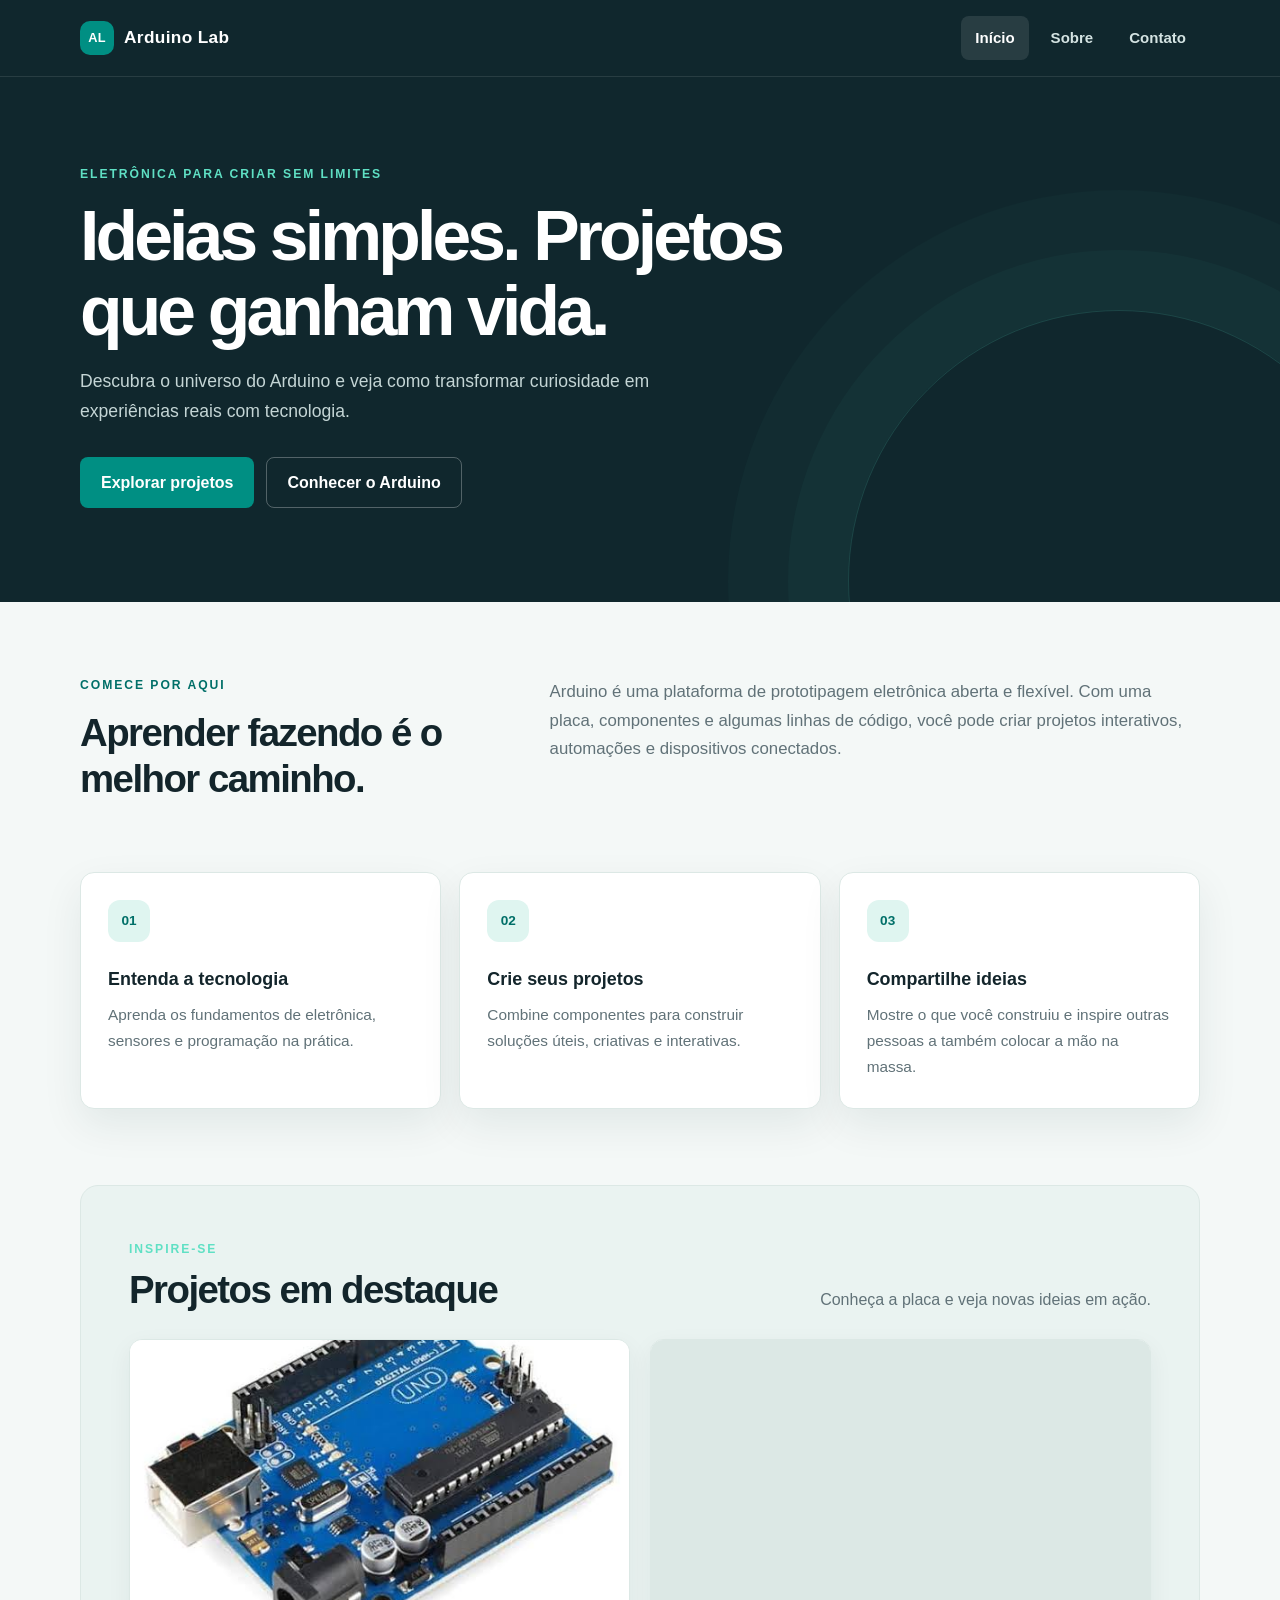
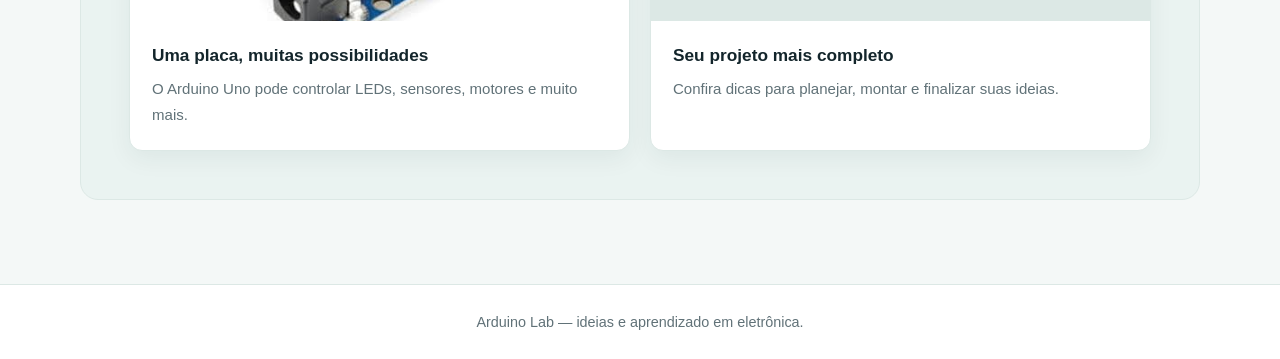
<file: index.html>
<!DOCTYPE html>
<html lang="pt-br">
<head>
    <meta charset="UTF-8">
    <meta name="viewport" content="width=device-width, initial-scale=1.0">
    <meta name="description" content="Conheça o Arduino, explore projetos de eletrônica e veja ideias para começar a criar.">
    <title>Arduino Lab | Eletrônica e projetos</title>
    <link rel="stylesheet" href="style.css">
</head>
<body>
    <header class="site-header">
        <nav class="menu" aria-label="Navegação principal">
            <div class="menu-inner">
                <a class="brand" href="index.html" aria-label="Arduino Lab, página inicial">
                    <span class="brand-mark" aria-hidden="true">AL</span>
                    Arduino Lab
                </a>
                <ul>
                    <li><a href="index.html" aria-current="page">Início</a></li>
                    <li><a href="sobre.html">Sobre</a></li>
                    <li><a href="contato.html">Contato</a></li>
                </ul>
            </div>
        </nav>
        <div class="hero">
            <div class="hero-content">
                <span class="eyebrow">Eletrônica para criar sem limites</span>
                <h1>Ideias simples. Projetos que ganham vida.</h1>
                <p class="hero-copy">
                    Descubra o universo do Arduino e veja como transformar curiosidade
                    em experiências reais com tecnologia.
                </p>
                <div class="hero-actions">
                    <a class="button" href="#projetos">Explorar projetos</a>
                    <a class="button button-secondary" href="sobre.html">Conhecer o Arduino</a>
                </div>
            </div>
        </div>
    </header>

    <main class="container">
        <section class="intro">
            <div>
                <span class="eyebrow eyebrow-dark">Comece por aqui</span>
                <h2>Aprender fazendo é o melhor caminho.</h2>
            </div>
            <p class="intro-copy">
                Arduino é uma plataforma de prototipagem eletrônica aberta e flexível.
                Com uma placa, componentes e algumas linhas de código, você pode criar
                projetos interativos, automações e dispositivos conectados.
            </p>
        </section>

        <section class="cards" aria-label="Vantagens de aprender Arduino">
            <article class="card">
                <span class="card-number" aria-hidden="true">01</span>
                <h3>Entenda a tecnologia</h3>
                <p>Aprenda os fundamentos de eletrônica, sensores e programação na prática.</p>
            </article>
            <article class="card">
                <span class="card-number" aria-hidden="true">02</span>
                <h3>Crie seus projetos</h3>
                <p>Combine componentes para construir soluções úteis, criativas e interativas.</p>
            </article>
            <article class="card">
                <span class="card-number" aria-hidden="true">03</span>
                <h3>Compartilhe ideias</h3>
                <p>Mostre o que você construiu e inspire outras pessoas a também colocar a mão na massa.</p>
            </article>
        </section>

        <section class="media-section" id="projetos">
            <div class="section-heading">
                <div>
                    <span class="eyebrow">Inspire-se</span>
                    <h2 class="section-title">Projetos em destaque</h2>
                </div>
                <p>Conheça a placa e veja novas ideias em ação.</p>
            </div>
            <div class="media-grid">
                <article class="media-card">
                    <img
                        src="img/arduino.jpg"
                        alt="Placa Arduino usada em projetos de eletrônica"
                        class="media-image"
                        loading="lazy"
                    >
                    <div class="media-caption">
                        <h3>Uma placa, muitas possibilidades</h3>
                        <p>O Arduino Uno pode controlar LEDs, sensores, motores e muito mais.</p>
                    </div>
                </article>

                <article class="media-card">
                    <iframe
                        class="media-video"
                        src="https://www.youtube-nocookie.com/embed/h6nZfD8tOe4"
                        title="Vídeo com dicas para completar projetos Arduino"
                        loading="lazy"
                        referrerpolicy="strict-origin-when-cross-origin"
                        allow="accelerometer; autoplay; clipboard-write; encrypted-media; gyroscope; picture-in-picture"
                        allowfullscreen
                    ></iframe>
                    <div class="media-caption">
                        <h3>Seu projeto mais completo</h3>
                        <p>Confira dicas para planejar, montar e finalizar suas ideias.</p>
                    </div>
                </article>
            </div>
        </section>
    </main>

    <footer class="site-footer">
        <p>Arduino Lab — ideias e aprendizado em eletrônica.</p>
    </footer>
</body>
</html>
</file>
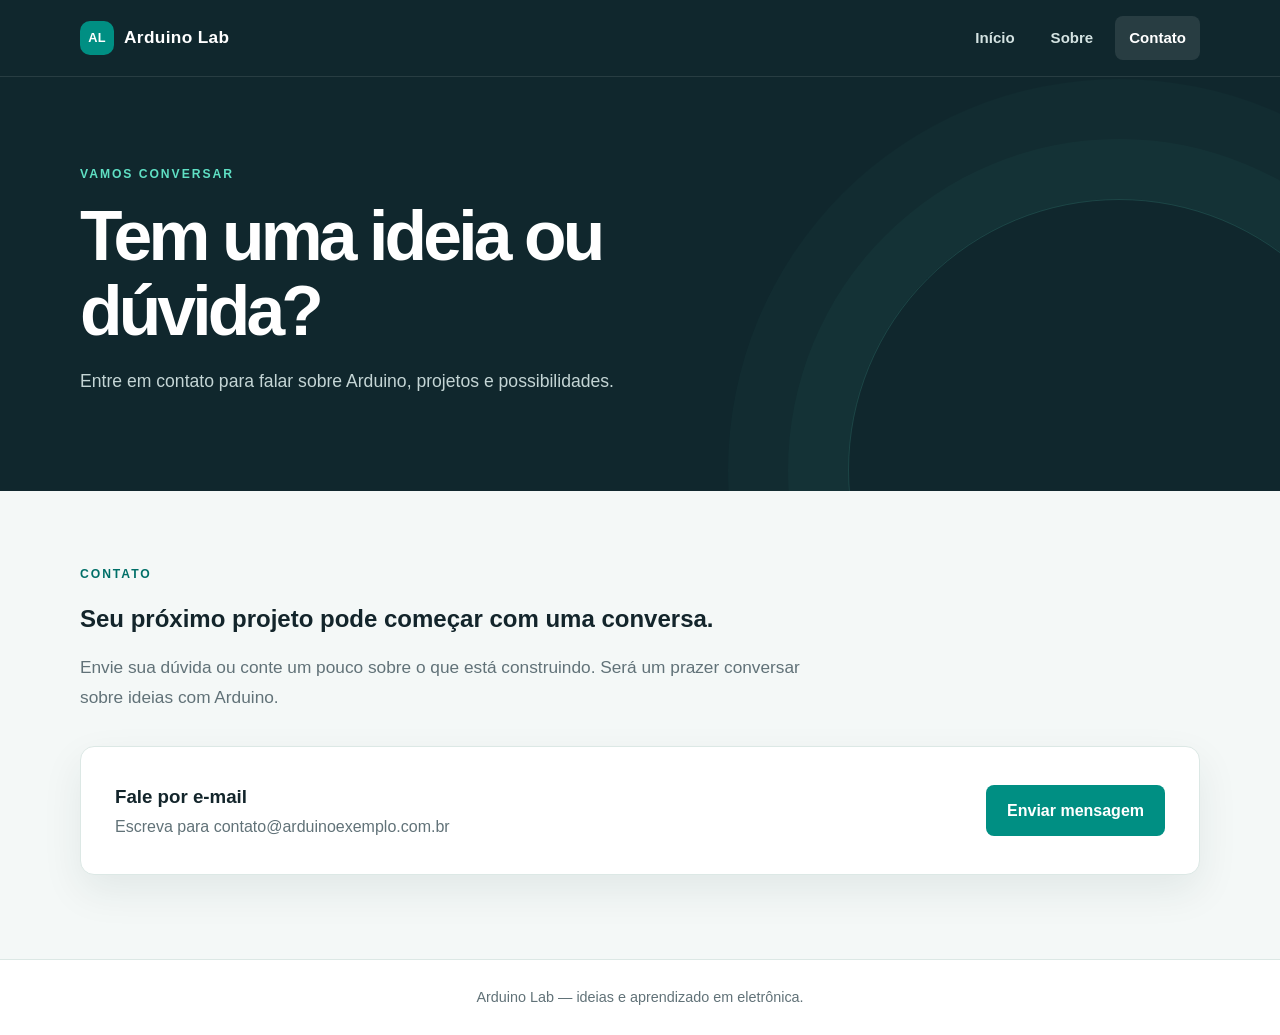
<file: contato.html>
<!DOCTYPE html>
<html lang="pt-br">
<head>
    <meta charset="UTF-8">
    <meta name="viewport" content="width=device-width, initial-scale=1.0">
    <meta name="description" content="Entre em contato com o Arduino Lab para conversar sobre projetos e ideias.">
    <title>Contato | Arduino Lab</title>
    <link rel="stylesheet" href="style.css">
</head>
<body>
    <header class="site-header">
        <nav class="menu" aria-label="Navegação principal">
            <div class="menu-inner">
                <a class="brand" href="index.html" aria-label="Arduino Lab, página inicial">
                    <span class="brand-mark" aria-hidden="true">AL</span>
                    Arduino Lab
                </a>
                <ul>
                    <li><a href="index.html">Início</a></li>
                    <li><a href="sobre.html">Sobre</a></li>
                    <li><a href="contato.html" aria-current="page">Contato</a></li>
                </ul>
            </div>
        </nav>
        <div class="hero">
            <div class="hero-content">
                <span class="eyebrow">Vamos conversar</span>
                <h1>Tem uma ideia ou dúvida?</h1>
                <p class="hero-copy">Entre em contato para falar sobre Arduino, projetos e possibilidades.</p>
            </div>
        </div>
    </header>

    <main class="container">
        <section class="page-intro">
            <span class="eyebrow eyebrow-dark">Contato</span>
            <h2>Seu próximo projeto pode começar com uma conversa.</h2>
            <p>
                Envie sua dúvida ou conte um pouco sobre o que está construindo.
                Será um prazer conversar sobre ideias com Arduino.
            </p>
        </section>

        <section class="contact-panel">
            <div>
                <h3>Fale por e-mail</h3>
                <p>Escreva para contato@arduinoexemplo.com.br</p>
            </div>
            <a class="button" href="mailto:contato@arduinoexemplo.com.br">Enviar mensagem</a>
        </section>
    </main>

    <footer class="site-footer">
        <p>Arduino Lab — ideias e aprendizado em eletrônica.</p>
    </footer>
</body>
</html>
</file>
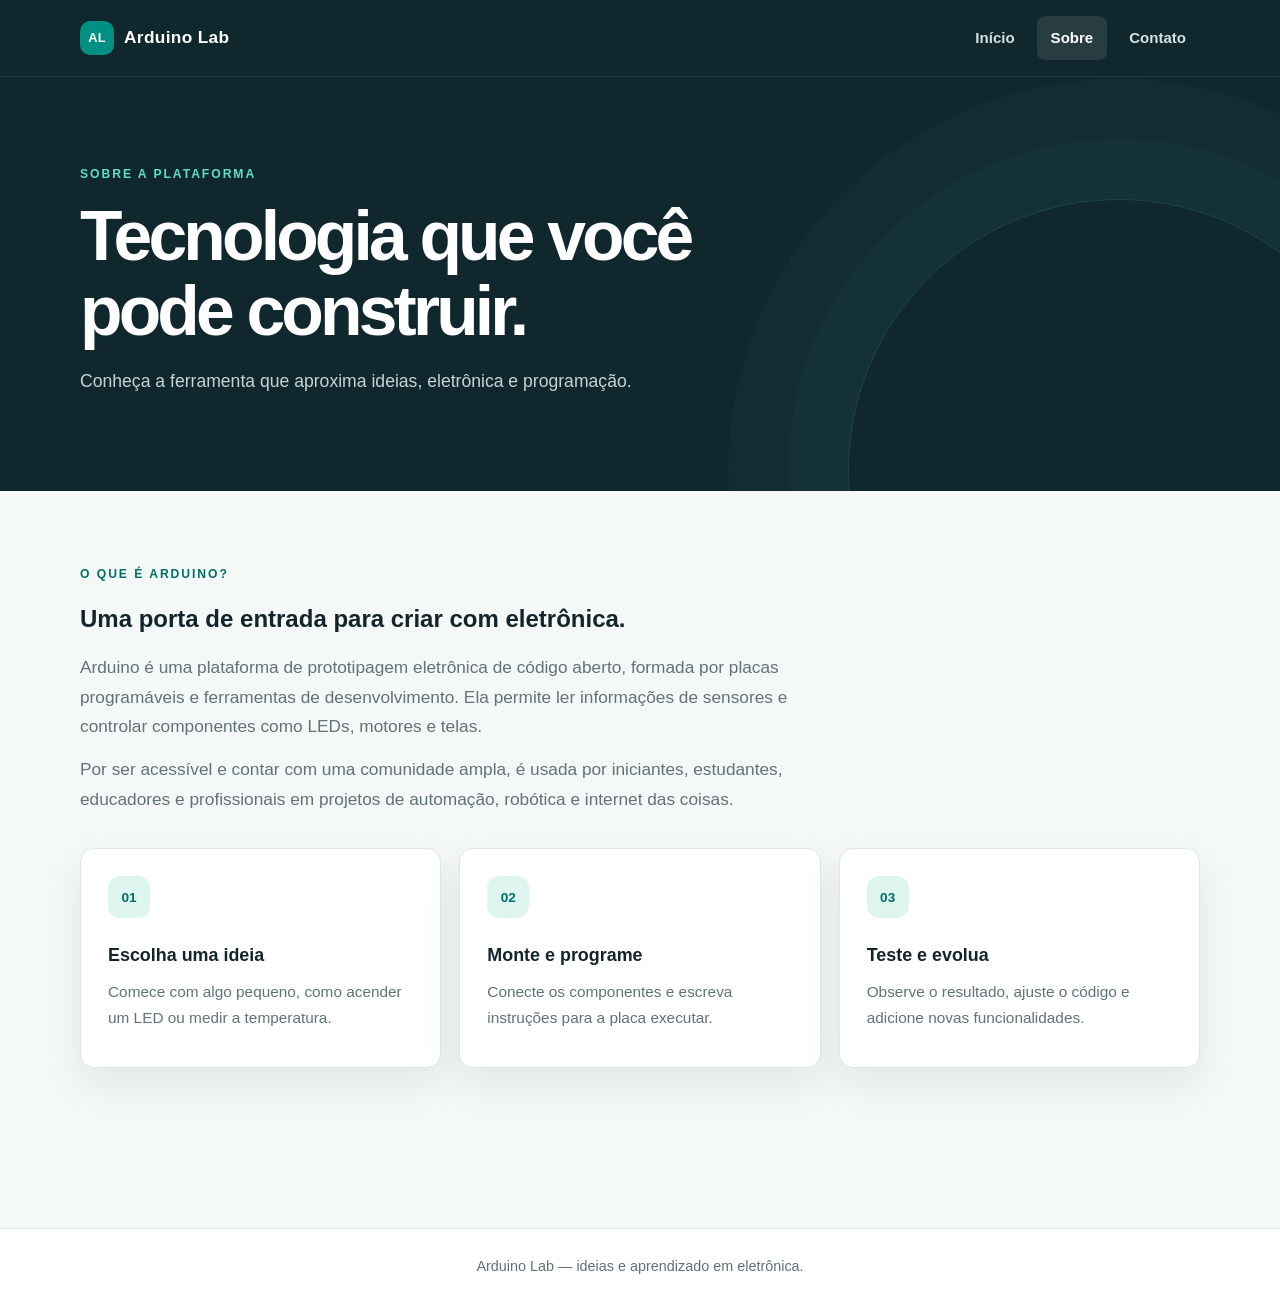
<file: sobre.html>
<!DOCTYPE html>
<html lang="pt-br">
<head>
    <meta charset="UTF-8">
    <meta name="viewport" content="width=device-width, initial-scale=1.0">
    <meta name="description" content="Saiba o que é Arduino e como começar a criar projetos de eletrônica.">
    <title>Sobre | Arduino Lab</title>
    <link rel="stylesheet" href="style.css">
</head>
<body>
    <header class="site-header">
        <nav class="menu" aria-label="Navegação principal">
            <div class="menu-inner">
                <a class="brand" href="index.html" aria-label="Arduino Lab, página inicial">
                    <span class="brand-mark" aria-hidden="true">AL</span>
                    Arduino Lab
                </a>
                <ul>
                    <li><a href="index.html">Início</a></li>
                    <li><a href="sobre.html" aria-current="page">Sobre</a></li>
                    <li><a href="contato.html">Contato</a></li>
                </ul>
            </div>
        </nav>
        <div class="hero">
            <div class="hero-content">
                <span class="eyebrow">Sobre a plataforma</span>
                <h1>Tecnologia que você pode construir.</h1>
                <p class="hero-copy">Conheça a ferramenta que aproxima ideias, eletrônica e programação.</p>
            </div>
        </div>
    </header>

    <main class="container">
        <section class="page-intro">
            <span class="eyebrow eyebrow-dark">O que é Arduino?</span>
            <h2>Uma porta de entrada para criar com eletrônica.</h2>
            <p>
                Arduino é uma plataforma de prototipagem eletrônica de código aberto,
                formada por placas programáveis e ferramentas de desenvolvimento.
                Ela permite ler informações de sensores e controlar componentes como
                LEDs, motores e telas.
            </p>
            <p>
                Por ser acessível e contar com uma comunidade ampla, é usada por
                iniciantes, estudantes, educadores e profissionais em projetos de
                automação, robótica e internet das coisas.
            </p>
        </section>

        <section class="cards" aria-label="Como começar com Arduino">
            <article class="card">
                <span class="card-number" aria-hidden="true">01</span>
                <h3>Escolha uma ideia</h3>
                <p>Comece com algo pequeno, como acender um LED ou medir a temperatura.</p>
            </article>
            <article class="card">
                <span class="card-number" aria-hidden="true">02</span>
                <h3>Monte e programe</h3>
                <p>Conecte os componentes e escreva instruções para a placa executar.</p>
            </article>
            <article class="card">
                <span class="card-number" aria-hidden="true">03</span>
                <h3>Teste e evolua</h3>
                <p>Observe o resultado, ajuste o código e adicione novas funcionalidades.</p>
            </article>
        </section>
    </main>

    <footer class="site-footer">
        <p>Arduino Lab — ideias e aprendizado em eletrônica.</p>
    </footer>
</body>
</html>
</file>
<file: style.css>
:root {
    color-scheme: light;
    --color-ink: #13252b;
    --color-muted: #617278;
    --color-brand: #008f83;
    --color-brand-dark: #006f68;
    --color-brand-light: #dff5f0;
    --color-surface: #ffffff;
    --color-background: #f4f8f7;
    --color-border: #dce8e5;
    --shadow-card: 0 16px 40px rgba(19, 51, 55, 0.08);
}

* {
    box-sizing: border-box;
    margin: 0;
    padding: 0;
}

html {
    scroll-behavior: smooth;
}

body {
    min-width: 320px;
    background: var(--color-background);
    color: var(--color-ink);
    font-family: Arial, Helvetica, sans-serif;
    line-height: 1.7;
}

a {
    color: inherit;
}

.site-header {
    position: relative;
    overflow: hidden;
    background: #10272d;
    color: #fff;
}

.site-header::after {
    position: absolute;
    right: -110px;
    bottom: -250px;
    width: 540px;
    height: 540px;
    border: 1px solid rgba(90, 220, 195, 0.17);
    border-radius: 50%;
    box-shadow: 0 0 0 60px rgba(90, 220, 195, 0.035), 0 0 0 120px rgba(90, 220, 195, 0.025);
    content: "";
    pointer-events: none;
}

.menu {
    position: relative;
    z-index: 1;
    border-bottom: 1px solid rgba(255, 255, 255, 0.1);
}

.menu-inner {
    display: flex;
    width: min(1120px, calc(100% - 40px));
    min-height: 76px;
    margin: 0 auto;
    align-items: center;
    justify-content: space-between;
    gap: 24px;
}

.brand {
    display: inline-flex;
    align-items: center;
    gap: 10px;
    color: #fff;
    font-size: 1.08rem;
    font-weight: 800;
    letter-spacing: 0.02em;
    text-decoration: none;
}

.brand-mark {
    display: grid;
    width: 34px;
    height: 34px;
    place-items: center;
    border-radius: 10px;
    background: var(--color-brand);
    color: #fff;
    font-size: 0.8rem;
}

.menu ul {
    display: flex;
    align-items: center;
    gap: 8px;
    list-style: none;
}

.menu a:not(.brand) {
    display: inline-block;
    padding: 9px 14px;
    border-radius: 8px;
    color: #d4e3e2;
    font-size: 0.94rem;
    font-weight: 600;
    text-decoration: none;
    transition: background-color 160ms ease, color 160ms ease;
}

.menu a:not(.brand):hover,
.menu a[aria-current="page"] {
    background: rgba(255, 255, 255, 0.1);
    color: #fff;
}

.menu a:focus-visible,
.button:focus-visible,
.text-link:focus-visible {
    outline: 3px solid #8ef0db;
    outline-offset: 3px;
}

.hero {
    position: relative;
    z-index: 1;
    width: min(1120px, calc(100% - 40px));
    margin: 0 auto;
    padding: 82px 0 94px;
}

.hero-content {
    max-width: 720px;
}

.eyebrow {
    display: inline-block;
    margin-bottom: 14px;
    color: #5fe0c4;
    font-size: 0.76rem;
    font-weight: 800;
    letter-spacing: 0.16em;
    text-transform: uppercase;
}

.eyebrow-dark {
    color: var(--color-brand-dark);
}

.hero h1 {
    max-width: 760px;
    margin-bottom: 18px;
    font-size: clamp(2.5rem, 6vw, 4.35rem);
    letter-spacing: -0.055em;
    line-height: 1.08;
}

.hero-copy {
    max-width: 610px;
    color: #c4d5d5;
    font-size: 1.1rem;
}

.hero-actions {
    display: flex;
    flex-wrap: wrap;
    gap: 12px;
    margin-top: 30px;
}

.button {
    display: inline-flex;
    min-height: 48px;
    padding: 11px 20px;
    align-items: center;
    justify-content: center;
    border: 1px solid transparent;
    border-radius: 8px;
    background: var(--color-brand);
    color: #fff;
    font-weight: 700;
    text-decoration: none;
    transition: background-color 160ms ease, transform 160ms ease;
}

.button:hover {
    transform: translateY(-1px);
    background: #00a493;
}

.button-secondary {
    border-color: rgba(255, 255, 255, 0.28);
    background: transparent;
    color: #fff;
}

.button-secondary:hover {
    background: rgba(255, 255, 255, 0.1);
}

.container {
    width: min(1120px, calc(100% - 40px));
    margin: 0 auto;
    padding: 68px 0 84px;
}

.intro {
    display: grid;
    grid-template-columns: minmax(0, 0.8fr) minmax(0, 1.2fr);
    gap: 36px;
    align-items: start;
    margin-bottom: 70px;
}

.intro h2,
.section-heading h2 {
    font-size: clamp(1.8rem, 3vw, 2.45rem);
    letter-spacing: -0.04em;
    line-height: 1.2;
}

.intro p,
.section-heading p {
    color: var(--color-muted);
}

.intro-copy {
    padding-top: 8px;
    font-size: 1.05rem;
}

.cards {
    display: grid;
    grid-template-columns: repeat(3, minmax(0, 1fr));
    gap: 18px;
    margin-bottom: 76px;
}

.card {
    min-height: 220px;
    padding: 27px;
    border: 1px solid var(--color-border);
    border-radius: 14px;
    background: var(--color-surface);
    box-shadow: var(--shadow-card);
}

.card-number {
    display: grid;
    width: 42px;
    height: 42px;
    margin-bottom: 22px;
    place-items: center;
    border-radius: 12px;
    background: var(--color-brand-light);
    color: var(--color-brand-dark);
    font-size: 0.85rem;
    font-weight: 800;
}

.card h3 {
    margin-bottom: 8px;
    font-size: 1.12rem;
}

.card p {
    color: var(--color-muted);
    font-size: 0.96rem;
}

.media-section {
    padding: 48px;
    border: 1px solid var(--color-border);
    border-radius: 18px;
    background: #eaf3f1;
}

.section-heading {
    display: flex;
    margin-bottom: 26px;
    align-items: end;
    justify-content: space-between;
    gap: 20px;
}

.section-heading .eyebrow {
    margin-bottom: 8px;
}

.media-grid {
    display: grid;
    grid-template-columns: repeat(2, minmax(0, 1fr));
    gap: 20px;
}

.media-card {
    overflow: hidden;
    border: 1px solid var(--color-border);
    border-radius: 13px;
    background: var(--color-surface);
    box-shadow: 0 8px 24px rgba(19, 51, 55, 0.06);
}

.media-frame,
.media-image,
.media-video {
    display: block;
    width: 100%;
    aspect-ratio: 16 / 9;
    border: 0;
    background: #dce8e5;
    object-fit: cover;
}

.media-caption {
    padding: 20px 22px 22px;
}

.media-caption h3 {
    margin-bottom: 6px;
    font-size: 1.08rem;
}

.media-caption p {
    color: var(--color-muted);
    font-size: 0.94rem;
}

.text-link {
    color: var(--color-brand-dark);
    font-weight: 700;
    text-decoration-thickness: 1px;
    text-underline-offset: 4px;
}

.page-intro {
    max-width: 760px;
    margin-bottom: 34px;
}

.page-intro p {
    margin-top: 14px;
    color: var(--color-muted);
    font-size: 1.08rem;
}

.contact-panel {
    display: flex;
    padding: 34px;
    align-items: center;
    justify-content: space-between;
    gap: 24px;
    border: 1px solid var(--color-border);
    border-radius: 14px;
    background: var(--color-surface);
    box-shadow: var(--shadow-card);
}

.contact-panel p {
    color: var(--color-muted);
}

.contact-panel .button {
    flex: 0 0 auto;
}

.site-footer {
    padding: 25px 20px;
    border-top: 1px solid var(--color-border);
    background: #fff;
    color: var(--color-muted);
    text-align: center;
    font-size: 0.9rem;
}

@media (max-width: 760px) {
    .menu-inner {
        min-height: 68px;
    }

    .menu ul {
        gap: 0;
    }

    .menu a:not(.brand) {
        padding: 8px 10px;
        font-size: 0.88rem;
    }

    .hero {
        padding: 68px 0 76px;
    }

    .intro {
        grid-template-columns: 1fr;
        gap: 12px;
        margin-bottom: 48px;
    }

    .cards {
        grid-template-columns: 1fr;
        margin-bottom: 52px;
    }

    .card {
        min-height: auto;
    }

    .media-section {
        padding: 30px 22px;
    }
}

@media (max-width: 540px) {
    .menu-inner {
        width: min(100% - 28px, 1120px);
        flex-direction: column;
        justify-content: center;
        gap: 8px;
        padding: 12px 0;
    }

    .menu ul {
        width: 100%;
        justify-content: center;
    }

    .hero,
    .container {
        width: min(100% - 32px, 1120px);
    }

    .hero {
        padding: 54px 0 62px;
    }

    .hero-copy {
        font-size: 1rem;
    }

    .container {
        padding: 48px 0 60px;
    }

    .media-grid {
        grid-template-columns: 1fr;
    }

    .section-heading,
    .contact-panel {
        align-items: flex-start;
        flex-direction: column;
    }

    .contact-panel {
        padding: 25px;
    }
}

@media (prefers-reduced-motion: reduce) {
    html {
        scroll-behavior: auto;
    }

    *,
    *::before,
    *::after {
        transition-duration: 0.01ms !important;
    }
}
</file>
